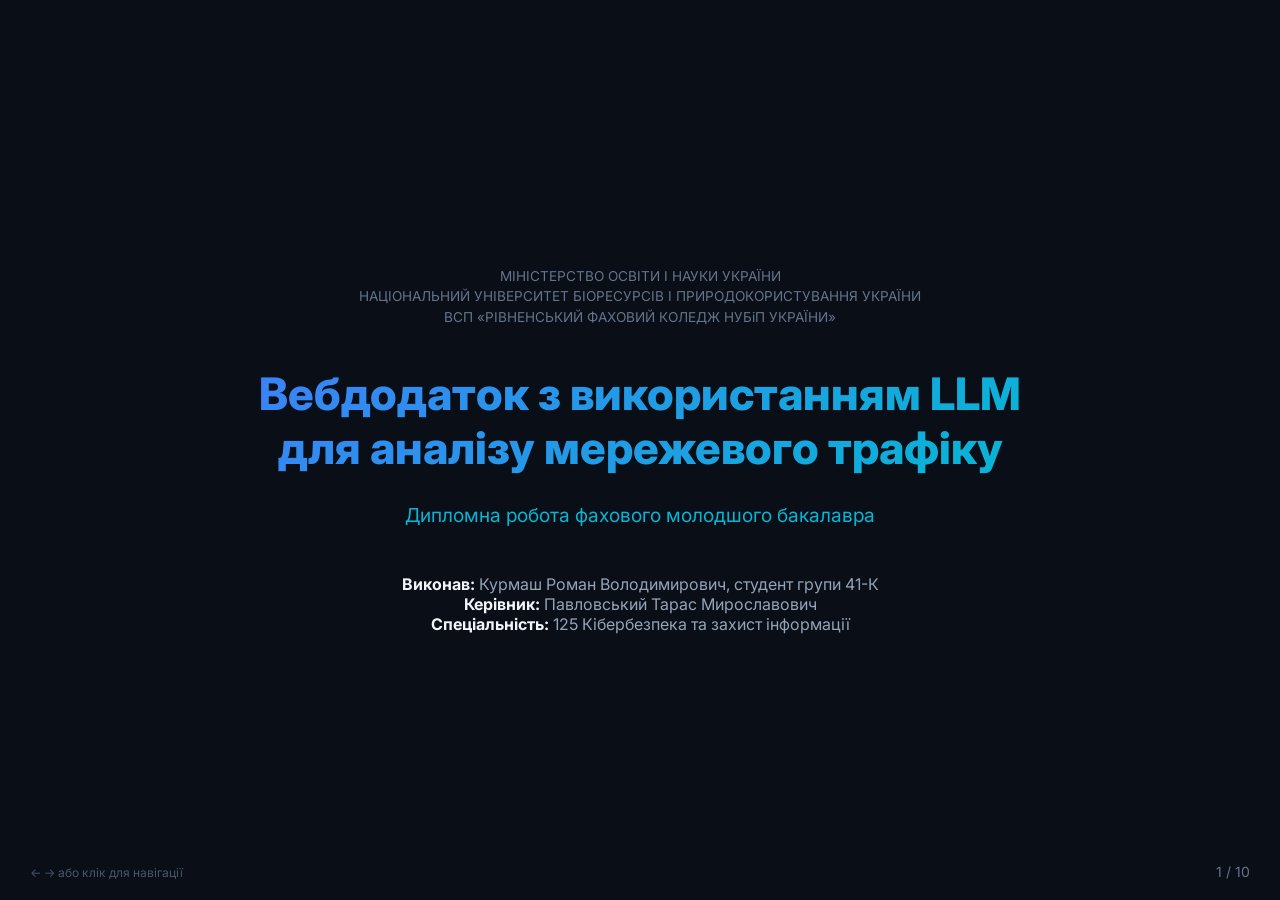
<file: documentation/diploma/presentation.html>
<!DOCTYPE html>
<html lang="uk">
<head>
<meta charset="UTF-8">
<meta name="viewport" content="width=device-width,initial-scale=1.0">
<title>Презентація — Вебдодаток з використанням LLM для аналізу мережевого трафіку</title>
<link href="https://fonts.googleapis.com/css2?family=Inter:wght@300;400;600;700;800&display=swap" rel="stylesheet">
<style>
*{margin:0;padding:0;box-sizing:border-box}
body{font-family:'Inter',sans-serif;background:#0a0e17;color:#f1f5f9;overflow:hidden}
.slides{width:100vw;height:100vh;position:relative}
.slide{width:100vw;height:100vh;display:none;padding:60px 80px;flex-direction:column;justify-content:center;position:absolute;top:0;left:0}
.slide.active{display:flex}
.slide-num{position:fixed;bottom:20px;right:30px;font-size:14px;color:#64748b;z-index:99}
.nav-hint{position:fixed;bottom:20px;left:30px;font-size:12px;color:#475569;z-index:99}
h1{font-size:2.8rem;font-weight:800;margin-bottom:16px;background:linear-gradient(135deg,#3b82f6,#06b6d4);-webkit-background-clip:text;-webkit-text-fill-color:transparent}
h2{font-size:2rem;font-weight:700;margin-bottom:24px;color:#e2e8f0}
h3{font-size:1.3rem;font-weight:600;margin-bottom:12px;color:#3b82f6}
p{font-size:1.1rem;line-height:1.7;color:#94a3b8;margin-bottom:12px}
ul{list-style:none;padding:0}
ul li{padding:8px 0;font-size:1.05rem;color:#cbd5e1;position:relative;padding-left:24px}
ul li::before{content:'▸';position:absolute;left:0;color:#3b82f6;font-weight:bold}
.title-slide{text-align:center;justify-content:center;align-items:center}
.title-slide .institution{font-size:0.85rem;color:#64748b;max-width:700px;text-align:center;margin-bottom:40px;line-height:1.5}
.title-slide .author{font-size:1rem;color:#94a3b8;margin-top:30px}
.title-slide .author strong{color:#f1f5f9}
.two-col{display:grid;grid-template-columns:1fr 1fr;gap:40px;margin-top:20px}
.card{background:rgba(17,24,39,0.8);border:1px solid rgba(71,85,105,0.4);border-radius:12px;padding:24px;backdrop-filter:blur(8px)}
.card h3{margin-bottom:8px}
.highlight{color:#3b82f6;font-weight:600}
.accent{color:#06b6d4}
.danger{color:#ef4444}
.kpi-row{display:flex;gap:20px;margin:20px 0}
.kpi{flex:1;background:rgba(17,24,39,0.8);border:1px solid rgba(71,85,105,0.4);border-radius:12px;padding:20px;text-align:center}
.kpi .val{font-size:2.5rem;font-weight:800;background:linear-gradient(135deg,#3b82f6,#06b6d4);-webkit-background-clip:text;-webkit-text-fill-color:transparent}
.kpi .lbl{font-size:0.8rem;color:#64748b;margin-top:4px}
table{width:100%;border-collapse:collapse;margin:16px 0;font-size:0.9rem}
th{background:rgba(59,130,246,0.15);color:#3b82f6;padding:10px 14px;text-align:left;border-bottom:2px solid rgba(59,130,246,0.3)}
td{padding:8px 14px;border-bottom:1px solid rgba(71,85,105,0.3);color:#cbd5e1}
.arch-box{background:rgba(17,24,39,0.9);border:1px solid rgba(71,85,105,0.4);border-radius:12px;padding:30px;margin:20px 0;font-family:'JetBrains Mono',monospace;font-size:0.85rem;color:#94a3b8;line-height:1.8;white-space:pre}
.tag{display:inline-block;padding:4px 10px;border-radius:6px;font-size:0.75rem;font-weight:600;margin:2px}
.tag-blue{background:rgba(59,130,246,0.15);color:#3b82f6}
.tag-green{background:rgba(16,185,129,0.15);color:#10b981}
.tag-red{background:rgba(239,68,68,0.15);color:#ef4444}
.tag-purple{background:rgba(139,92,246,0.15);color:#8b5cf6}
.conclusion-item{display:flex;gap:16px;margin:12px 0;align-items:flex-start}
.conclusion-num{width:36px;height:36px;background:linear-gradient(135deg,#3b82f6,#06b6d4);border-radius:10px;display:flex;align-items:center;justify-content:center;font-weight:800;font-size:1.1rem;flex-shrink:0;color:white}
.conclusion-text{font-size:0.95rem;color:#cbd5e1;line-height:1.6}
</style>
</head>
<body>
<div class="slides" id="slides">

<!-- SLIDE 1: Title -->
<div class="slide title-slide active">
<div class="institution">МІНІСТЕРСТВО ОСВІТИ І НАУКИ УКРАЇНИ<br>НАЦІОНАЛЬНИЙ УНІВЕРСИТЕТ БІОРЕСУРСІВ І ПРИРОДОКОРИСТУВАННЯ УКРАЇНИ<br>ВСП «РІВНЕНСЬКИЙ ФАХОВИЙ КОЛЕДЖ НУБіП УКРАЇНИ»</div>
<h1>Вебдодаток з використанням LLM<br>для аналізу мережевого трафіку</h1>
<p style="font-size:1.2rem;color:#06b6d4;margin-top:8px">Дипломна робота фахового молодшого бакалавра</p>
<div class="author">
<strong>Виконав:</strong> Курмаш Роман Володимирович, студент групи 41-К<br>
<strong>Керівник:</strong> Павловський Тарас Мирославович<br>
<strong>Спеціальність:</strong> 125 Кібербезпека та захист інформації
</div>
</div>

<!-- SLIDE 2: Actuality -->
<div class="slide">
<h2>Актуальність дослідження</h2>
<div class="two-col">
<div>
<h3>Проблема</h3>
<ul>
<li>Зростання кіберзагроз на <span class="danger">12%</span> щорічно (IBM, 2024)</li>
<li>Середня вартість інциденту — <span class="danger">$4.45M</span></li>
<li>Традиційні IDS не виявляють zero-day атаки</li>
<li>Відсутність контекстуального аналізу</li>
<li>Хибно-позитивні спрацювання</li>
</ul>
</div>
<div>
<h3>Рішення</h3>
<ul>
<li>Інтелектуальний аналіз через <span class="highlight">LLM Llama-3</span></li>
<li>Контекстуальне розуміння логів</li>
<li>Автоматична класифікація загроз</li>
<li>Генерація рекомендацій людською мовою</li>
<li><span class="accent">Локальна LLM</span> — конфіденційність даних</li>
</ul>
</div>
</div>
</div>

<!-- SLIDE 3: Goals -->
<div class="slide">
<h2>Мета та завдання</h2>
<p><strong>Мета:</strong> розробити вебдодаток для автоматизованого аналізу мережевого трафіку з використанням LLM Llama-3</p>
<div style="margin-top:24px">
<h3>Завдання:</h3>
<ul>
<li>Аналіз існуючих методів та засобів аналізу мережевого трафіку</li>
<li>Дослідження можливостей LLM у кібербезпеці</li>
<li>Проектування мікросервісної архітектури (12 контейнерів)</li>
<li>Розробка Flask API (9 endpoints) + SPA Dashboard (5 модулів)</li>
<li>Реалізація парсера PCAP-файлів</li>
<li>Інтеграція з Loki, Prometheus, Alertmanager, Ollama</li>
<li>Тестування з імітацією кібератак</li>
</ul>
</div>
<p style="margin-top:16px"><strong>Об'єкт:</strong> процес аналізу мережевого трафіку та виявлення кіберзагроз</p>
<p><strong>Предмет:</strong> методи та засоби розробки вебдодатку з використанням LLM</p>
</div>

<!-- SLIDE 4: Architecture -->
<div class="slide">
<h2>Архітектура системи</h2>
<div class="arch-box">
┌─────────────────── Application Layer ───────────────────┐
│  WordPress ──► Nginx Proxy ──► MySQL DB                 │
└──────────────────────┬──────────────────────────────────┘
                       │ Логи
┌──────────────────────▼──────────────────────────────────┐
│  Promtail ──► Grafana Loki    Exporters ──► Prometheus  │
│                Data Collection Layer                     │
└───────┬──────────────────────────────────┬──────────────┘
        │                                  │
┌───────▼──────────────────────────────────▼──────────────┐
│  NetVigil Web App ◄──► Ollama/Llama-3 (GPU)            │
│  AI Adapter ──────────► (Автоматичне сканування 60с)    │
│                AI Analysis Layer                         │
└───────┬─────────────────────────────────────────────────┘
        │
┌───────▼─────────────────────────────────────────────────┐
│  Alertmanager ──► Telegram Bot ──► Telegram API          │
│                Alerting Layer                             │
└─────────────────────────────────────────────────────────┘
</div>
<div style="display:flex;gap:8px;flex-wrap:wrap">
<span class="tag tag-blue">Flask 3.1</span>
<span class="tag tag-blue">Python 3.11</span>
<span class="tag tag-green">Docker</span>
<span class="tag tag-green">Loki</span>
<span class="tag tag-green">Prometheus</span>
<span class="tag tag-purple">Llama-3 8B</span>
<span class="tag tag-purple">Ollama</span>
<span class="tag tag-red">Alertmanager</span>
</div>
</div>

<!-- SLIDE 5: Tech Stack -->
<div class="slide">
<h2>Технологічний стек</h2>
<div class="two-col">
<div>
<h3>Backend</h3>
<table>
<tr><td>Мова</td><td>Python 3.11</td></tr>
<tr><td>Фреймворк</td><td>Flask 3.1.0</td></tr>
<tr><td>WSGI</td><td>Gunicorn</td></tr>
<tr><td>HTTP Client</td><td>httpx</td></tr>
<tr><td>LLM</td><td>Llama-3 8B (Ollama)</td></tr>
<tr><td>Логи</td><td>Grafana Loki</td></tr>
<tr><td>Метрики</td><td>Prometheus</td></tr>
<tr><td>Алерти</td><td>Alertmanager</td></tr>
</table>
</div>
<div>
<h3>Frontend & DevOps</h3>
<table>
<tr><td>Інтерфейс</td><td>HTML5, CSS3, JS ES6+</td></tr>
<tr><td>Графіки</td><td>Chart.js 4.4</td></tr>
<tr><td>Архітектура</td><td>SPA (hash routing)</td></tr>
<tr><td>Дизайн</td><td>Dark Glassmorphism</td></tr>
<tr><td>Контейнери</td><td>Docker + Compose</td></tr>
<tr><td>CI/CD</td><td>Jenkins</td></tr>
<tr><td>GPU</td><td>NVIDIA CUDA</td></tr>
<tr><td>Сповіщення</td><td>Telegram Bot</td></tr>
</table>
</div>
</div>
</div>

<!-- SLIDE 6: Features -->
<div class="slide">
<h2>Функціональні можливості</h2>
<div class="kpi-row">
<div class="kpi"><div class="val">5</div><div class="lbl">Модулів інтерфейсу</div></div>
<div class="kpi"><div class="val">9</div><div class="lbl">API Endpoints</div></div>
<div class="kpi"><div class="val">10</div><div class="lbl">Категорій загроз</div></div>
<div class="kpi"><div class="val">12</div><div class="lbl">Docker-контейнерів</div></div>
</div>
<div class="two-col" style="margin-top:16px">
<div class="card">
<h3>Dashboard & Log Viewer</h3>
<ul>
<li>KPI-картки в реальному часі</li>
<li>Графіки Timeline (Chart.js)</li>
<li>Фільтрація логів за контейнером</li>
<li>Ручний AI-аналіз вибраних логів</li>
</ul>
</div>
<div class="card">
<h3>Traffic Analysis & AI Chat</h3>
<ul>
<li>Drag & drop PCAP-файлів</li>
<li>Парсер libpcap (TCP, UDP, DNS...)</li>
<li>AI-класифікація загроз трафіку</li>
<li>Чат-інтерфейс з LLM-асистентом</li>
</ul>
</div>
</div>
</div>

<!-- SLIDE 7: LLM -->
<div class="slide">
<h2>Інтеграція з LLM (Llama-3)</h2>
<div class="two-col">
<div>
<h3>Prompt Engineering</h3>
<div class="card" style="font-family:monospace;font-size:0.8rem;color:#94a3b8;line-height:1.6">
Role: cybersecurity expert<br><br>
Data: {logs / PCAP summary}<br><br>
Output JSON:<br>
- risk_score: 0-10<br>
- threat_found: boolean<br>
- threats[]: type, severity, description<br>
- summary: assessment<br>
- recommendations: mitigation steps
</div>
</div>
<div>
<h3>10 категорій загроз</h3>
<ul>
<li><span class="danger">SQL Injection</span></li>
<li><span class="danger">Remote Code Execution</span></li>
<li><span class="danger">Brute-force Attack</span></li>
<li><span class="danger">Cross-Site Scripting</span></li>
<li>Unauthorized Access</li>
<li>Database Connection Failure</li>
<li>Out of Memory Crash</li>
<li>High Error Rate</li>
<li>Service Timeout</li>
<li>Resource Exhaustion</li>
</ul>
</div>
</div>
</div>

<!-- SLIDE 8: Testing -->
<div class="slide">
<h2>Результати тестування</h2>
<div class="kpi-row">
<div class="kpi"><div class="val" style="background:linear-gradient(135deg,#10b981,#06b6d4);-webkit-background-clip:text;-webkit-text-fill-color:transparent">90%</div><div class="lbl">Точність виявлення</div></div>
<div class="kpi"><div class="val">100%</div><div class="lbl">Brute-force detection</div></div>
<div class="kpi"><div class="val">380ms</div><div class="lbl">API Latency (avg)</div></div>
<div class="kpi"><div class="val">12s</div><div class="lbl">LLM Analysis (avg)</div></div>
</div>
<table style="margin-top:24px">
<tr><th>Тип атаки</th><th>Тестів</th><th>Виявлено</th><th>Точність</th></tr>
<tr><td>SQL Injection</td><td>10</td><td>9</td><td>90%</td></tr>
<tr><td>Brute-force Attack</td><td>10</td><td>10</td><td>100%</td></tr>
<tr><td>Cross-Site Scripting</td><td>10</td><td>8</td><td>80%</td></tr>
<tr><td>Port Scan (PCAP)</td><td>5</td><td>5</td><td>100%</td></tr>
<tr><td>DDoS Pattern</td><td>5</td><td>4</td><td>80%</td></tr>
<tr><td><strong>Загалом</strong></td><td><strong>40</strong></td><td><strong>36</strong></td><td><strong>90%</strong></td></tr>
</table>
</div>

<!-- SLIDE 9: Conclusions -->
<div class="slide">
<h2>Висновки</h2>
<div class="conclusion-item"><div class="conclusion-num">1</div><div class="conclusion-text">Проаналізовано існуючі IDS/IPS (Snort, Suricata, Darktrace) — обґрунтовано потребу у LLM-based рішенні</div></div>
<div class="conclusion-item"><div class="conclusion-num">2</div><div class="conclusion-text">Спроектовано мікросервісну архітектуру з 12 Docker-контейнерів та моделлю загроз STRIDE</div></div>
<div class="conclusion-item"><div class="conclusion-num">3</div><div class="conclusion-text">Розроблено Flask API (9 endpoints) з інтеграцією Loki, Prometheus, Ollama/Llama-3</div></div>
<div class="conclusion-item"><div class="conclusion-num">4</div><div class="conclusion-text">Створено SPA Dashboard з 5 модулями: Dashboard, Log Viewer, Traffic Analysis, Alerts, AI Chat</div></div>
<div class="conclusion-item"><div class="conclusion-num">5</div><div class="conclusion-text">Реалізовано парсер PCAP (libpcap) з автоматичним визначенням 9+ протоколів</div></div>
<div class="conclusion-item"><div class="conclusion-num">6</div><div class="conclusion-text">Досягнуто точності виявлення загроз <span class="highlight">90%</span> при тестуванні з імітацією атак</div></div>
<div class="conclusion-item"><div class="conclusion-num">7</div><div class="conclusion-text">Система готова до впровадження у навчальному закладі для моніторингу мережі</div></div>
</div>

<!-- SLIDE 10: Thank you -->
<div class="slide title-slide">
<h1>Дякую за увагу!</h1>
<p style="font-size:1.3rem;color:#06b6d4;margin-top:16px">Готовий відповісти на запитання</p>
<div class="author" style="margin-top:40px">
<strong>Курмаш Роман Володимирович</strong><br>
Група 41-К • Спеціальність 125 Кібербезпека<br>
Керівник: Павловський Тарас Мирославович
</div>
</div>

</div>

<div class="slide-num" id="slide-num">1 / 10</div>
<div class="nav-hint">← → або клік для навігації</div>

<script>
const slides=document.querySelectorAll('.slide');
let cur=0;
function show(n){
    if(n<0)n=0;if(n>=slides.length)n=slides.length-1;
    slides.forEach(s=>s.classList.remove('active'));
    slides[n].classList.add('active');
    cur=n;
    document.getElementById('slide-num').textContent=`${n+1} / ${slides.length}`;
}
document.addEventListener('keydown',e=>{
    if(e.key==='ArrowRight'||e.key===' ')show(cur+1);
    if(e.key==='ArrowLeft')show(cur-1);
});
document.addEventListener('click',e=>{
    if(e.clientX>window.innerWidth/2)show(cur+1);
    else show(cur-1);
});
</script>
</body>
</html>
</file>
